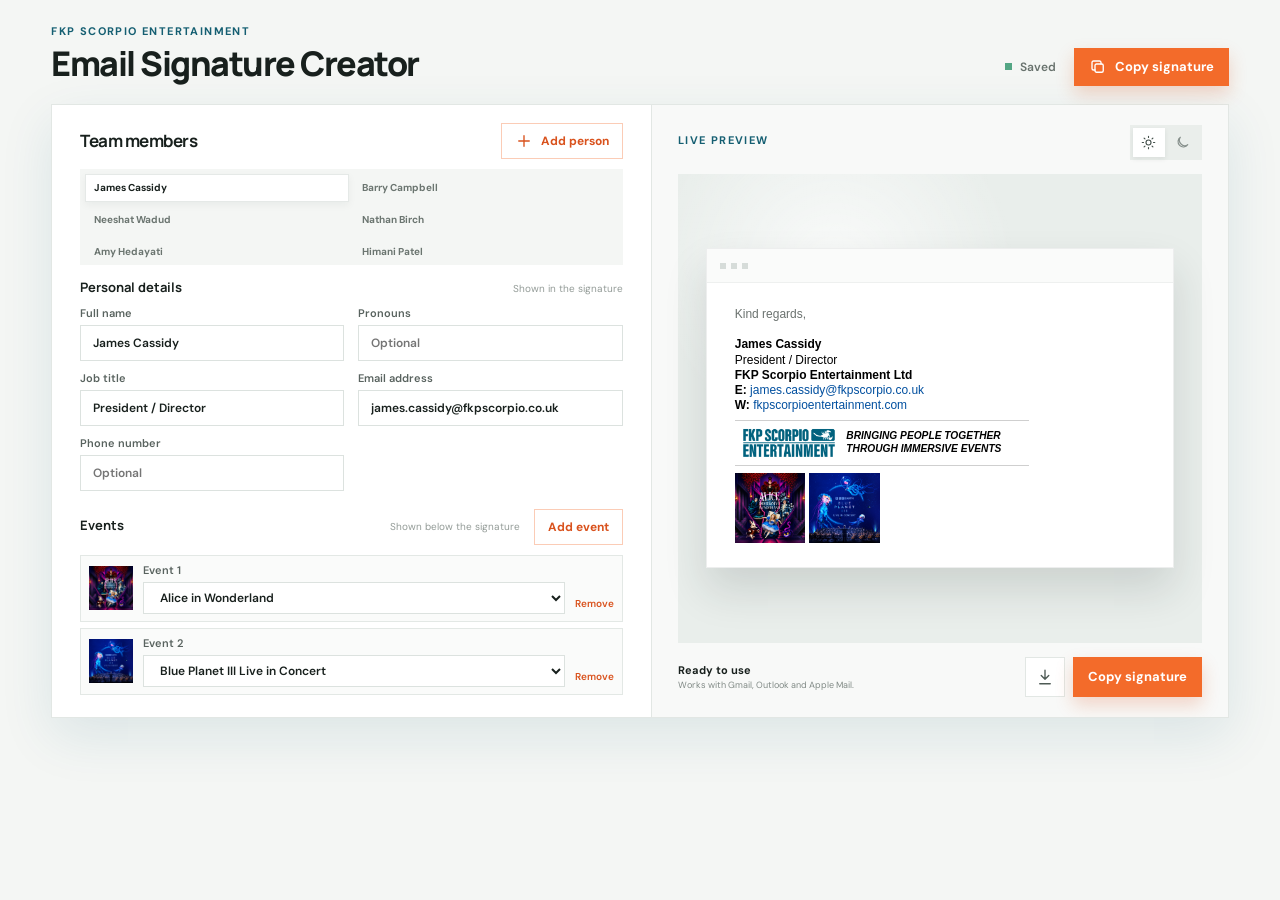
<file: index.html>
<!doctype html>
<html lang="en">
  <head>
    <meta charset="UTF-8" />
    <meta name="viewport" content="width=device-width, initial-scale=1.0" />
    <meta
      name="description"
      content="A simple company email signature manager with live previews and email-safe HTML."
    />
    <title>FKP Scorpio Entertainment — Email Signature Creator</title>
    <link rel="preconnect" href="https://fonts.googleapis.com" />
    <link rel="preconnect" href="https://fonts.gstatic.com" crossorigin />
    <link
      href="https://fonts.googleapis.com/css2?family=DM+Sans:wght@400;500;600;700&family=Manrope:wght@500;600;700;800&display=swap"
      rel="stylesheet"
    />
    <link rel="icon" type="image/png" href="favicon_graeme.png" />
    <link rel="stylesheet" href="styles.css" />
  </head>
  <body>
    <div class="app-shell">
      <main class="main-content">
        <section class="page-heading">
          <div>
            <p class="eyebrow">FKP Scorpio Entertainment</p>
            <h1>Email Signature Creator</h1>
          </div>
          <div class="heading-actions">
            <span class="saved-state" id="savedState">
              <span class="saved-dot"></span>
              Saved
            </span>
            <button class="button button-primary" id="copySignatureTop" type="button">
              <svg viewBox="0 0 24 24" aria-hidden="true">
                <rect x="8" y="8" width="11" height="11" rx="2"></rect>
                <path d="M16 8V6a2 2 0 0 0-2-2H6a2 2 0 0 0-2 2v8a2 2 0 0 0 2 2h2"></path>
              </svg>
              Copy signature
            </button>
          </div>
        </section>

        <div class="workspace">
          <section class="editor-panel">
            <span class="count-badge is-hidden" id="peopleCount">3</span>

            <div class="tab-content is-active" id="people-panel">
              <div class="panel-intro">
                <div>
                  <h2>Team members</h2>
                </div>
                <button class="button button-secondary button-small" id="addPerson" type="button">
                  <svg viewBox="0 0 24 24" aria-hidden="true"><path d="M12 5v14M5 12h14"></path></svg>
                  Add person
                </button>
              </div>

              <div class="people-strip" id="peopleStrip"></div>

              <form class="details-form" id="detailsForm">
                <div class="form-section-heading">
                  <h3>Personal details</h3>
                  <span>Shown in the signature</span>
                </div>

                <div class="form-grid">
                  <label class="field">
                    <span>Full name</span>
                    <input id="fullName" name="fullName" type="text" autocomplete="name" />
                  </label>
                  <label class="field">
                    <span>Pronouns</span>
                    <input id="pronouns" name="pronouns" type="text" placeholder="Optional" />
                  </label>
                  <label class="field">
                    <span>Job title</span>
                    <input id="jobTitle" name="jobTitle" type="text" autocomplete="organization-title" />
                  </label>
                  <label class="field">
                    <span>Email address</span>
                    <input id="email" name="email" type="email" autocomplete="email" />
                  </label>
                  <label class="field">
                    <span>Phone number</span>
                    <input id="phone" name="phone" type="tel" autocomplete="tel" placeholder="Optional" />
                  </label>
                </div>

                <div class="form-section-heading form-section-spaced">
                  <h3>Events</h3>
                  <span class="image-heading-actions">
                    <span>Shown below the signature</span>
                    <button class="button button-secondary button-small add-slot-button" id="addImageSlot" type="button">Add event</button>
                  </span>
                </div>
                <div class="image-slot-grid" id="imageSlots"></div>
              </form>
            </div>
          </section>

          <aside class="preview-panel">
            <div class="preview-heading">
              <p class="eyebrow">Live preview</p>
              <div class="view-toggle" aria-label="Preview background">
                <button class="is-active" data-preview-theme="light" type="button" aria-label="Light background">
                  <svg viewBox="0 0 24 24" aria-hidden="true"><circle cx="12" cy="12" r="4"></circle><path d="M12 2v2M12 20v2M4.93 4.93l1.42 1.42M17.66 17.66l1.41 1.41M2 12h2M20 12h2M4.93 19.07l1.42-1.42M17.66 6.34l1.41-1.41"></path></svg>
                </button>
                <button data-preview-theme="dark" type="button" aria-label="Dark background">
                  <svg viewBox="0 0 24 24" aria-hidden="true"><path d="M20.4 15.4A8.5 8.5 0 0 1 8.6 3.6 8.5 8.5 0 1 0 20.4 15.4Z"></path></svg>
                </button>
              </div>
            </div>

            <div class="email-stage" id="emailStage">
              <div class="email-card">
                <div class="email-chrome">
                  <span></span><span></span><span></span>
                </div>
                <div class="email-body">
                  <p>Kind regards,</p>
                  <div id="signaturePreview"></div>
                </div>
              </div>
            </div>

            <div class="preview-footer">
              <div>
                <strong>Ready to use</strong>
                <span>Works with Gmail, Outlook and Apple Mail.</span>
              </div>
              <div class="preview-actions">
                <button class="icon-button" id="downloadHtml" type="button" aria-label="Download HTML">
                  <svg viewBox="0 0 24 24" aria-hidden="true">
                    <path d="M12 3v12M7 10l5 5 5-5"></path>
                    <path d="M5 21h14"></path>
                  </svg>
                </button>
                <button class="button button-primary" id="copySignature" type="button">Copy signature</button>
              </div>
            </div>
          </aside>
        </div>
      </main>
    </div>

    <div class="toast" id="toast" role="status" aria-live="polite">
      <svg viewBox="0 0 24 24" aria-hidden="true"><path d="m5 12 4 4L19 6"></path></svg>
      <span>Signature copied</span>
    </div>

    <script src="app.js?v=20260620"></script>
  </body>
</html>
</file>
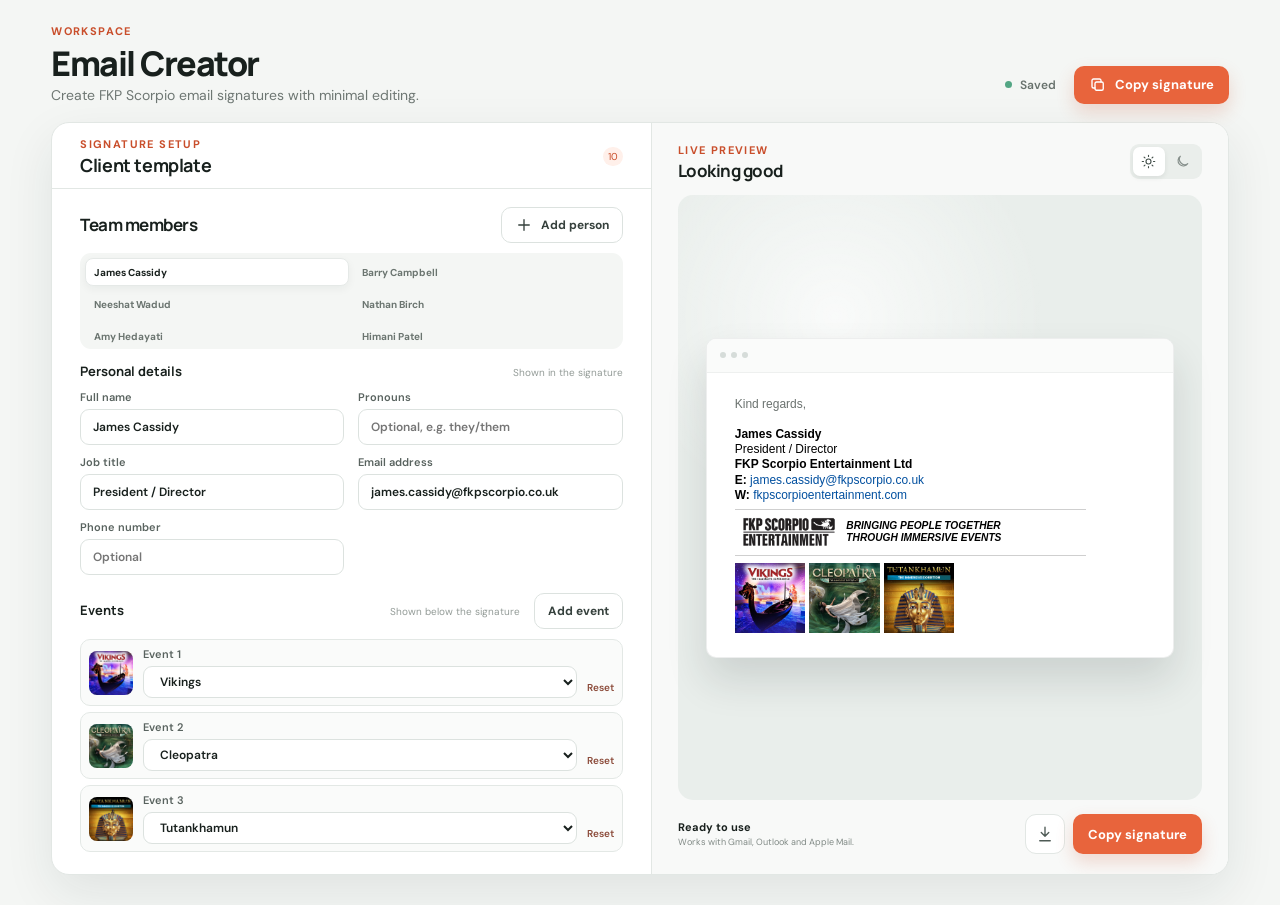
<file: app/index.html>
<!doctype html>
<html lang="en">
  <head>
    <meta charset="UTF-8" />
    <meta name="viewport" content="width=device-width, initial-scale=1.0" />
    <meta
      name="description"
      content="A simple company email signature manager with live previews and email-safe HTML."
    />
    <title>Email Creator V2</title>
    <link rel="preconnect" href="https://fonts.googleapis.com" />
    <link rel="preconnect" href="https://fonts.gstatic.com" crossorigin />
    <link
      href="https://fonts.googleapis.com/css2?family=DM+Sans:wght@400;500;600;700&family=Manrope:wght@500;600;700;800&display=swap"
      rel="stylesheet"
    />
    <link rel="stylesheet" href="styles.css" />
  </head>
  <body>
    <div class="app-shell">
      <main class="main-content">
        <section class="page-heading">
          <div>
            <p class="eyebrow">Workspace</p>
            <h1>Email Creator</h1>
            <p>Create FKP Scorpio email signatures with minimal editing.</p>
          </div>
          <div class="heading-actions">
            <span class="saved-state" id="savedState">
              <span class="saved-dot"></span>
              Saved
            </span>
            <button class="button button-primary" id="copySignatureTop" type="button">
              <svg viewBox="0 0 24 24" aria-hidden="true">
                <rect x="8" y="8" width="11" height="11" rx="2"></rect>
                <path d="M16 8V6a2 2 0 0 0-2-2H6a2 2 0 0 0-2 2v8a2 2 0 0 0 2 2h2"></path>
              </svg>
              Copy signature
            </button>
          </div>
        </section>

        <div class="workspace">
          <section class="editor-panel">
            <div class="editor-header">
              <div>
                <p class="eyebrow">Signature setup</p>
                <h2>Client template</h2>
              </div>
              <span class="count-badge" id="peopleCount">3</span>
            </div>

            <div class="tab-content is-active" id="people-panel">
              <div class="panel-intro">
                <div>
                  <h2>Team members</h2>
                </div>
                <button class="button button-secondary button-small" id="addPerson" type="button">
                  <svg viewBox="0 0 24 24" aria-hidden="true"><path d="M12 5v14M5 12h14"></path></svg>
                  Add person
                </button>
              </div>

              <div class="people-strip" id="peopleStrip"></div>

              <form class="details-form" id="detailsForm">
                <div class="form-section-heading">
                  <h3>Personal details</h3>
                  <span>Shown in the signature</span>
                </div>

                <div class="form-grid">
                  <label class="field">
                    <span>Full name</span>
                    <input id="fullName" name="fullName" type="text" autocomplete="name" />
                  </label>
                  <label class="field">
                    <span>Pronouns</span>
                    <input id="pronouns" name="pronouns" type="text" placeholder="Optional, e.g. they/them" />
                  </label>
                  <label class="field">
                    <span>Job title</span>
                    <input id="jobTitle" name="jobTitle" type="text" autocomplete="organization-title" />
                  </label>
                  <label class="field">
                    <span>Email address</span>
                    <input id="email" name="email" type="email" autocomplete="email" />
                  </label>
                  <label class="field">
                    <span>Phone number</span>
                    <input id="phone" name="phone" type="tel" autocomplete="tel" placeholder="Optional" />
                  </label>
                </div>

                <div class="form-section-heading form-section-spaced">
                  <h3>Events</h3>
                  <span class="image-heading-actions">
                    <span>Shown below the signature</span>
                    <button class="button button-secondary button-small add-slot-button" id="addImageSlot" type="button">Add event</button>
                  </span>
                </div>
                <div class="image-slot-grid" id="imageSlots"></div>
              </form>
            </div>
          </section>

          <aside class="preview-panel">
            <div class="preview-heading">
              <div>
                <p class="eyebrow">Live preview</p>
                <h2>Looking good</h2>
              </div>
              <div class="view-toggle" aria-label="Preview background">
                <button class="is-active" data-preview-theme="light" type="button" aria-label="Light background">
                  <svg viewBox="0 0 24 24" aria-hidden="true"><circle cx="12" cy="12" r="4"></circle><path d="M12 2v2M12 20v2M4.93 4.93l1.42 1.42M17.66 17.66l1.41 1.41M2 12h2M20 12h2M4.93 19.07l1.42-1.42M17.66 6.34l1.41-1.41"></path></svg>
                </button>
                <button data-preview-theme="dark" type="button" aria-label="Dark background">
                  <svg viewBox="0 0 24 24" aria-hidden="true"><path d="M20.4 15.4A8.5 8.5 0 0 1 8.6 3.6 8.5 8.5 0 1 0 20.4 15.4Z"></path></svg>
                </button>
              </div>
            </div>

            <div class="email-stage" id="emailStage">
              <div class="email-card">
                <div class="email-chrome">
                  <span></span><span></span><span></span>
                </div>
                <div class="email-body">
                  <p>Kind regards,</p>
                  <div id="signaturePreview"></div>
                </div>
              </div>
            </div>

            <div class="preview-footer">
              <div>
                <strong>Ready to use</strong>
                <span>Works with Gmail, Outlook and Apple Mail.</span>
              </div>
              <div class="preview-actions">
                <button class="icon-button" id="downloadHtml" type="button" aria-label="Download HTML">
                  <svg viewBox="0 0 24 24" aria-hidden="true">
                    <path d="M12 3v12M7 10l5 5 5-5"></path>
                    <path d="M5 21h14"></path>
                  </svg>
                </button>
                <button class="button button-primary" id="copySignature" type="button">Copy signature</button>
              </div>
            </div>
          </aside>
        </div>
      </main>
    </div>

    <div class="toast" id="toast" role="status" aria-live="polite">
      <svg viewBox="0 0 24 24" aria-hidden="true"><path d="m5 12 4 4L19 6"></path></svg>
      <span>Signature copied</span>
    </div>

    <script src="app.js"></script>
  </body>
</html>
</file>
<file: styles.css>
:root {
  --ink: #18201d;
  --muted: #6e7773;
  --line: #e2e7e4;
  --soft-line: #edf0ee;
  --paper: #ffffff;
  --canvas: #f4f6f4;
  --accent: #23758b;
  --accent-dark: #155f72;
  --accent-soft: #e8f3f6;
  --button: #f36b2a;
  --button-dark: #d9521d;
  --button-soft: #fff0e8;
  --green: #23758b;
  --shadow: 0 18px 50px rgba(21, 95, 114, 0.11);
}

* {
  box-sizing: border-box;
}

body {
  margin: 0;
  min-width: 320px;
  min-height: 100vh;
  color: var(--ink);
  background: var(--canvas);
  font-family: "DM Sans", sans-serif;
  -webkit-font-smoothing: antialiased;
}

button,
input,
select {
  font: inherit;
}

button,
.upload-button {
  -webkit-tap-highlight-color: transparent;
}

button:focus-visible,
input:focus-visible,
select:focus-visible,
.upload-button:focus-within {
  outline: 3px solid rgba(35, 117, 139, 0.22);
  outline-offset: 2px;
}

.app-shell {
  min-height: 100vh;
}

.heading-actions,
.preview-actions {
  display: flex;
  align-items: center;
}

.icon-button {
  width: 40px;
  height: 40px;
  display: inline-grid;
  place-items: center;
  color: #4e5a55;
  background: #fff;
  border: 1px solid var(--line);
  border-radius: 11px;
  cursor: pointer;
  transition: 160ms ease;
}

.icon-button:hover {
  color: var(--ink);
  border-color: #cbd3cf;
  transform: translateY(-1px);
}

.icon-button svg,
.button svg,
.view-toggle svg,
.toast svg {
  width: 18px;
  height: 18px;
  fill: none;
  stroke: currentColor;
  stroke-linecap: round;
  stroke-linejoin: round;
  stroke-width: 1.8;
}

.main-content {
  width: min(1440px, 100%);
  margin: 0 auto;
  padding: 24px clamp(24px, 4vw, 64px) 30px;
}

.page-heading {
  display: flex;
  align-items: flex-end;
  justify-content: space-between;
  gap: 24px;
  margin-bottom: 18px;
}

.eyebrow {
  margin: 0 0 7px;
  color: var(--accent-dark);
  font-size: 11px;
  font-weight: 700;
  letter-spacing: 1.4px;
  text-transform: uppercase;
}

h1,
h2,
h3,
p {
  margin-top: 0;
}

h1 {
  margin-bottom: 4px;
  font: 800 clamp(27px, 3vw, 34px)/1.08 "Manrope", sans-serif;
  letter-spacing: -1.5px;
}

.page-heading > div > p:last-child {
  margin: 0;
  color: var(--muted);
  font-size: 14px;
}

.heading-actions {
  gap: 18px;
}

.saved-state {
  display: inline-flex;
  align-items: center;
  gap: 8px;
  color: #68726d;
  font-size: 12px;
  font-weight: 600;
}

.saved-dot {
  width: 7px;
  height: 7px;
  background: #53a684;
  border-radius: 50%;
}

.button {
  min-height: 38px;
  padding: 0 15px;
  display: inline-flex;
  align-items: center;
  justify-content: center;
  gap: 8px;
  border: 0;
  border-radius: 10px;
  font-size: 13px;
  font-weight: 700;
  cursor: pointer;
  transition: 160ms ease;
}

.button:hover {
  transform: translateY(-1px);
}

.button-primary {
  color: #fff;
  background: var(--button);
  box-shadow: 0 8px 18px rgba(217, 82, 29, 0.22);
}

.button-primary:hover {
  background: var(--button-dark);
}

.button-secondary {
  color: var(--button-dark);
  background: #fff;
  border: 1px solid rgba(243, 107, 42, 0.34);
}

.button-secondary:hover {
  border-color: var(--button);
  background: var(--button-soft);
}

.button-small {
  min-height: 36px;
  padding: 0 13px;
  font-size: 12px;
}

.workspace {
  min-height: 0;
  display: grid;
  grid-template-columns: minmax(540px, 1.02fr) minmax(470px, 0.98fr);
  background: var(--paper);
  border: 1px solid var(--line);
  border-radius: 18px;
  box-shadow: var(--shadow);
  overflow: hidden;
}

.editor-panel {
  min-width: 0;
  border-right: 1px solid var(--line);
}

.editor-header {
  min-height: 54px;
  padding: 14px 28px 12px;
  display: flex;
  align-items: center;
  justify-content: space-between;
  gap: 18px;
  border-bottom: 1px solid var(--line);
}

.editor-header .eyebrow {
  margin-bottom: 4px;
}

.editor-header h2 {
  margin: 0;
  font: 700 18px/1.2 "Manrope", sans-serif;
  letter-spacing: -0.4px;
}

.tabs {
  height: 68px;
  padding: 0 32px;
  display: flex;
  align-items: flex-end;
  gap: 30px;
  border-bottom: 1px solid var(--line);
}

.tab {
  height: 68px;
  padding: 3px 0 0;
  position: relative;
  display: inline-flex;
  align-items: center;
  gap: 7px;
  color: #7b8580;
  background: none;
  border: 0;
  font-size: 13px;
  font-weight: 700;
  cursor: pointer;
}

.tab::after {
  content: "";
  height: 2px;
  position: absolute;
  right: 0;
  bottom: -1px;
  left: 0;
  background: transparent;
  border-radius: 2px 2px 0 0;
}

.tab.is-active {
  color: var(--ink);
}

.tab.is-active::after {
  background: var(--accent);
}

.count-badge {
  min-width: 19px;
  height: 19px;
  padding: 0 5px;
  display: inline-grid;
  place-items: center;
  color: var(--accent-dark);
  background: var(--accent-soft);
  border-radius: 20px;
  font-size: 10px;
}

.is-hidden {
  display: none !important;
}

.tab-content {
  display: none;
  padding: 18px 28px 22px;
}

.tab-content.is-active {
  display: block;
  animation: panelIn 180ms ease;
}

@keyframes panelIn {
  from {
    opacity: 0;
    transform: translateY(4px);
  }
}

.panel-intro {
  display: flex;
  align-items: center;
  justify-content: space-between;
  gap: 20px;
  margin-bottom: 10px;
}

.panel-intro h2,
.preview-heading h2 {
  margin-bottom: 0;
  font: 700 17px/1.2 "Manrope", sans-serif;
  letter-spacing: -0.5px;
}

.panel-intro p {
  margin: 0;
  color: var(--muted);
  font-size: 12px;
}

.people-strip {
  margin-bottom: 14px;
  padding: 5px;
  display: grid;
  grid-template-columns: repeat(2, minmax(0, 1fr));
  gap: 4px;
  background: #f4f6f4;
  border-radius: 11px;
  max-height: 96px;
  overflow-y: auto;
}

.person-card {
  min-width: 0;
  min-height: 28px;
  padding: 5px 8px;
  display: flex;
  align-items: center;
  color: #6b7570;
  background: transparent;
  border: 1px solid transparent;
  border-radius: 8px;
  text-align: left;
  font-size: 10px;
  font-weight: 700;
  cursor: pointer;
}

.person-card:hover {
  background: rgba(255, 255, 255, 0.6);
}

.person-card.is-active {
  color: var(--ink);
  background: #fff;
  border-color: #e5e9e7;
  box-shadow: 0 3px 8px rgba(28, 45, 38, 0.05);
}

.person-card span {
  overflow: hidden;
  text-overflow: ellipsis;
  white-space: nowrap;
}

.form-section-heading {
  margin-bottom: 10px;
  display: flex;
  align-items: baseline;
  justify-content: space-between;
}

.form-section-heading h3 {
  margin: 0;
  font: 700 13px/1.3 "Manrope", sans-serif;
}

.form-section-heading span {
  color: #939b97;
  font-size: 10px;
}

.image-heading-actions {
  display: inline-flex;
  align-items: center;
  gap: 14px;
}

.form-section-spaced {
  margin-top: 18px;
}

.form-grid {
  display: grid;
  grid-template-columns: repeat(2, minmax(0, 1fr));
  gap: 10px 14px;
}

.form-grid-single {
  grid-template-columns: 1fr;
}

.field {
  min-width: 0;
  display: grid;
  gap: 5px;
  color: #59635f;
  font-size: 11px;
  font-weight: 600;
}

.field input,
.field select {
  width: 100%;
  height: 36px;
  padding: 0 12px;
  color: var(--ink);
  background: #fff;
  border: 1px solid #dce2df;
  border-radius: 9px;
  font-size: 12px;
  outline: none;
  transition: 150ms ease;
}

.field input:hover,
.field select:hover {
  border-color: #cbd4cf;
}

.field input:focus,
.field select:focus {
  border-color: var(--accent);
  box-shadow: 0 0 0 3px rgba(35, 117, 139, 0.12);
}

.color-input-wrap {
  display: grid;
  grid-template-columns: 43px 1fr;
  gap: 8px;
}

.color-input-wrap input[type="color"] {
  padding: 5px;
  cursor: pointer;
}

.photo-control {
  padding: 14px;
  display: flex;
  align-items: center;
  gap: 15px;
  background: #fafbfa;
  border: 1px dashed #d8dfdb;
  border-radius: 12px;
}

.image-slot-grid {
  display: grid;
  grid-template-columns: 1fr;
  gap: 6px;
}

.image-slot {
  min-width: 0;
  padding: 7px 8px;
  display: grid;
  grid-template-columns: 44px minmax(0, 1fr);
  align-items: center;
  gap: 10px;
  background: #fafbfa;
  border: 1px solid #e3e8e5;
  border-radius: 10px;
}

.image-slot-preview {
  width: 44px;
  aspect-ratio: 1;
  display: grid;
  place-items: center;
  overflow: hidden;
  color: #fff;
  background: var(--slot-color, #26634f);
  border-radius: 8px;
  text-align: center;
  font: 800 8px/1.1 "Manrope", sans-serif;
  text-transform: uppercase;
}

.image-slot-preview img {
  width: 100%;
  height: 100%;
  display: block;
  object-fit: cover;
}

.event-slot-main {
  min-width: 0;
  display: grid;
  grid-template-columns: minmax(0, 1fr) auto;
  align-items: end;
  gap: 10px;
}

.image-slot .photo-actions {
  margin-top: 0;
  justify-content: flex-end;
}

.image-slot .field {
  gap: 5px;
}

.image-slot .field input,
.image-slot .field select {
  height: 32px;
}

.photo-preview {
  width: 58px;
  height: 58px;
  flex: 0 0 58px;
  display: grid;
  place-items: center;
  color: #fff;
  background: var(--green);
  border-radius: 50%;
  overflow: hidden;
  font-size: 15px;
  font-weight: 700;
}

.photo-preview img {
  width: 100%;
  height: 100%;
  object-fit: cover;
}

.photo-copy {
  min-width: 0;
  display: grid;
  gap: 3px;
}

.photo-copy > strong {
  font-size: 11px;
}

.photo-copy > span {
  color: #8a938f;
  font-size: 9px;
}

.photo-actions {
  margin-top: 7px;
  display: flex;
  align-items: center;
  gap: 13px;
}

.upload-button input {
  width: 1px;
  height: 1px;
  position: absolute;
  opacity: 0;
}

.text-button {
  padding: 4px 0;
  color: var(--button-dark);
  background: transparent;
  border: 0;
  font-size: 10px;
  font-weight: 600;
  cursor: pointer;
}

.logo-preview {
  min-width: 145px;
  height: 58px;
  padding: 0 13px;
  display: flex;
  align-items: center;
  gap: 8px;
  background: #fff;
  border: 1px solid var(--soft-line);
  border-radius: 8px;
  overflow: hidden;
  font: 700 13px "Manrope", sans-serif;
}

.logo-preview strong {
  font: 900 12px/1 "Manrope", sans-serif;
  letter-spacing: -0.5px;
}

.logo-preview > img {
  max-width: 115px;
  max-height: 42px;
  object-fit: contain;
}

.preview-panel {
  min-width: 0;
  padding: 20px 26px 20px;
  display: flex;
  flex-direction: column;
  background: #f8f9f8;
}

.preview-heading {
  min-height: 34px;
  display: flex;
  align-items: center;
  justify-content: space-between;
}

.preview-heading .eyebrow {
  margin-bottom: 4px;
}

.view-toggle {
  padding: 3px;
  display: flex;
  gap: 2px;
  background: #eaeeeb;
  border-radius: 9px;
}

.view-toggle button {
  width: 32px;
  height: 29px;
  display: grid;
  place-items: center;
  color: #87908c;
  background: transparent;
  border: 0;
  border-radius: 7px;
  cursor: pointer;
}

.view-toggle button.is-active {
  color: #44504b;
  background: #fff;
  box-shadow: 0 2px 5px rgba(27, 43, 36, 0.08);
}

.view-toggle svg {
  width: 15px;
  height: 15px;
}

.email-stage {
  min-height: 350px;
  margin: 14px 0;
  padding: clamp(16px, 3vw, 28px);
  flex: 1;
  display: flex;
  align-items: center;
  justify-content: center;
  background:
    radial-gradient(circle at 30% 20%, rgba(255, 255, 255, 0.75), transparent 34%),
    #e9eeeb;
  border-radius: 15px;
  transition: 180ms ease;
}

.email-stage.is-dark {
  background:
    radial-gradient(circle at 30% 20%, rgba(255, 255, 255, 0.07), transparent 34%),
    #2c3531;
}

.email-card {
  width: 100%;
  max-width: 520px;
  min-height: 245px;
  background: #fff;
  border: 1px solid rgba(33, 48, 42, 0.08);
  border-radius: 10px;
  box-shadow: 0 22px 40px rgba(31, 45, 39, 0.14);
  overflow: hidden;
}

.email-chrome {
  height: 34px;
  padding: 0 13px;
  display: flex;
  align-items: center;
  gap: 5px;
  background: #fafbfa;
  border-bottom: 1px solid #eef0ef;
}

.email-chrome span {
  width: 6px;
  height: 6px;
  background: #d6dcd9;
  border-radius: 50%;
}

.email-body {
  padding: 24px 28px;
  overflow-x: auto;
}

.email-body > p {
  margin: 0 0 16px;
  color: #6b726f;
  font-family: Arial, sans-serif;
  font-size: 12px;
}

#signaturePreview {
  zoom: 0.9;
}

.preview-footer {
  display: flex;
  align-items: center;
  justify-content: space-between;
  gap: 20px;
}

.preview-footer > div:first-child {
  display: grid;
  gap: 2px;
}

.preview-footer strong {
  font-size: 11px;
}

.preview-footer span {
  color: #818a86;
  font-size: 9px;
}

.preview-actions {
  gap: 8px;
}

.preview-actions .button {
  min-height: 40px;
}

.toast {
  min-width: 190px;
  padding: 13px 18px;
  position: fixed;
  right: 24px;
  bottom: 24px;
  z-index: 10;
  display: flex;
  align-items: center;
  gap: 10px;
  color: #fff;
  background: #1e2b26;
  border-radius: 11px;
  box-shadow: 0 14px 28px rgba(20, 32, 27, 0.22);
  font-size: 12px;
  font-weight: 600;
  opacity: 0;
  pointer-events: none;
  transform: translateY(12px);
  transition: 180ms ease;
}

.toast.is-visible {
  opacity: 1;
  transform: translateY(0);
}

.toast svg {
  width: 17px;
  color: #7ee0b8;
}

.icon-button,
.button,
.workspace,
.tab::after,
.count-badge,
.people-strip,
.person-card,
.field input,
.field select,
.photo-control,
.image-slot,
.image-slot-preview,
.photo-preview,
.logo-preview,
.view-toggle,
.view-toggle button,
.email-stage,
.email-card,
.toast {
  border-radius: 0;
}

@media (max-width: 1120px) {
  .workspace {
    grid-template-columns: 1fr;
  }

  .editor-panel {
    border-right: 0;
    border-bottom: 1px solid var(--line);
  }

  .preview-panel {
    min-height: 660px;
  }
}

@media (min-width: 1121px) and (max-height: 820px) {
  .main-content {
    padding-top: 18px;
    padding-bottom: 22px;
  }

  .page-heading {
    margin-bottom: 14px;
  }

  .page-heading > div > p:last-child,
  .preview-footer > div:first-child span {
    display: none;
  }

  .email-stage {
    min-height: 310px;
  }

  .people-strip {
    max-height: 84px;
  }

  .form-section-spaced {
    margin-top: 14px;
  }
}

@media (max-width: 700px) {
  .main-content {
    padding: 30px 14px 36px;
  }

  .page-heading {
    align-items: flex-start;
  }

  .heading-actions .saved-state {
    display: none;
  }

  .heading-actions .button {
    width: 42px;
    padding: 0;
    font-size: 0;
  }

  .workspace {
    border-radius: 14px;
  }

  .tabs,
  .editor-header {
    padding: 0 20px;
    gap: 24px;
  }

  .editor-header {
    min-height: 76px;
    padding-top: 18px;
    padding-bottom: 16px;
  }

  .tab-content,
  .preview-panel {
    padding-right: 20px;
    padding-left: 20px;
  }

  .panel-intro {
    align-items: center;
  }

  .people-strip {
    grid-template-columns: 1fr;
  }

  .form-grid {
    grid-template-columns: 1fr;
  }

  .image-slot-grid {
    grid-template-columns: 1fr;
  }

  .preview-panel {
    min-height: 600px;
  }

  .email-stage {
    min-height: 400px;
    padding: 16px;
  }

  .email-body {
    padding: 28px 20px;
    overflow-x: auto;
  }

  .preview-footer {
    align-items: flex-end;
  }

  .preview-footer > div:first-child span {
    display: none;
  }
}

@media (max-width: 440px) {
  .page-heading > div > p:last-child,
  .preview-footer > div:first-child {
    display: none;
  }

  h1 {
    font-size: 29px;
  }

  .panel-intro .button {
    width: 36px;
    padding: 0;
    font-size: 0;
  }

  .email-body {
    padding-right: 14px;
    padding-left: 14px;
    overflow: hidden;
  }

  #signaturePreview {
    width: 250%;
    margin-bottom: -34px;
    zoom: 1;
    transform: scale(0.4);
    transform-origin: top left;
  }

  .preview-footer {
    justify-content: flex-end;
  }
}

.icon-button,
.button,
.workspace,
.tab::after,
.count-badge,
.people-strip,
.person-card,
.field input,
.field select,
.photo-control,
.image-slot,
.image-slot-preview,
.photo-preview,
.logo-preview,
.view-toggle,
.view-toggle button,
.email-stage,
.email-card,
.toast,
.saved-dot,
.email-chrome span {
  border-radius: 0;
}
</file>
<file: app/styles.css>
:root {
  --ink: #18201d;
  --muted: #6e7773;
  --line: #e2e7e4;
  --soft-line: #edf0ee;
  --paper: #ffffff;
  --canvas: #f4f6f4;
  --accent: #e8643c;
  --accent-dark: #c94e2b;
  --accent-soft: #fff0ea;
  --green: #26634f;
  --shadow: 0 18px 50px rgba(26, 48, 39, 0.09);
}

* {
  box-sizing: border-box;
}

body {
  margin: 0;
  min-width: 320px;
  min-height: 100vh;
  color: var(--ink);
  background: var(--canvas);
  font-family: "DM Sans", sans-serif;
  -webkit-font-smoothing: antialiased;
}

button,
input,
select {
  font: inherit;
}

button,
.upload-button {
  -webkit-tap-highlight-color: transparent;
}

button:focus-visible,
input:focus-visible,
select:focus-visible,
.upload-button:focus-within {
  outline: 3px solid rgba(232, 100, 60, 0.2);
  outline-offset: 2px;
}

.app-shell {
  min-height: 100vh;
}

.heading-actions,
.preview-actions {
  display: flex;
  align-items: center;
}

.icon-button {
  width: 40px;
  height: 40px;
  display: inline-grid;
  place-items: center;
  color: #4e5a55;
  background: #fff;
  border: 1px solid var(--line);
  border-radius: 11px;
  cursor: pointer;
  transition: 160ms ease;
}

.icon-button:hover {
  color: var(--ink);
  border-color: #cbd3cf;
  transform: translateY(-1px);
}

.icon-button svg,
.button svg,
.view-toggle svg,
.toast svg {
  width: 18px;
  height: 18px;
  fill: none;
  stroke: currentColor;
  stroke-linecap: round;
  stroke-linejoin: round;
  stroke-width: 1.8;
}

.main-content {
  width: min(1440px, 100%);
  margin: 0 auto;
  padding: 24px clamp(24px, 4vw, 64px) 30px;
}

.page-heading {
  display: flex;
  align-items: flex-end;
  justify-content: space-between;
  gap: 24px;
  margin-bottom: 18px;
}

.eyebrow {
  margin: 0 0 7px;
  color: var(--accent-dark);
  font-size: 11px;
  font-weight: 700;
  letter-spacing: 1.4px;
  text-transform: uppercase;
}

h1,
h2,
h3,
p {
  margin-top: 0;
}

h1 {
  margin-bottom: 4px;
  font: 800 clamp(27px, 3vw, 34px)/1.08 "Manrope", sans-serif;
  letter-spacing: -1.5px;
}

.page-heading > div > p:last-child {
  margin: 0;
  color: var(--muted);
  font-size: 14px;
}

.heading-actions {
  gap: 18px;
}

.saved-state {
  display: inline-flex;
  align-items: center;
  gap: 8px;
  color: #68726d;
  font-size: 12px;
  font-weight: 600;
}

.saved-dot {
  width: 7px;
  height: 7px;
  background: #53a684;
  border-radius: 50%;
}

.button {
  min-height: 38px;
  padding: 0 15px;
  display: inline-flex;
  align-items: center;
  justify-content: center;
  gap: 8px;
  border: 0;
  border-radius: 10px;
  font-size: 13px;
  font-weight: 700;
  cursor: pointer;
  transition: 160ms ease;
}

.button:hover {
  transform: translateY(-1px);
}

.button-primary {
  color: #fff;
  background: var(--accent);
  box-shadow: 0 8px 18px rgba(207, 78, 43, 0.2);
}

.button-primary:hover {
  background: var(--accent-dark);
}

.button-secondary {
  color: #36413d;
  background: #fff;
  border: 1px solid #dce2df;
}

.button-secondary:hover {
  border-color: #c7d0cb;
}

.button-small {
  min-height: 36px;
  padding: 0 13px;
  font-size: 12px;
}

.workspace {
  min-height: 0;
  display: grid;
  grid-template-columns: minmax(540px, 1.02fr) minmax(470px, 0.98fr);
  background: var(--paper);
  border: 1px solid var(--line);
  border-radius: 18px;
  box-shadow: var(--shadow);
  overflow: hidden;
}

.editor-panel {
  min-width: 0;
  border-right: 1px solid var(--line);
}

.editor-header {
  min-height: 54px;
  padding: 14px 28px 12px;
  display: flex;
  align-items: center;
  justify-content: space-between;
  gap: 18px;
  border-bottom: 1px solid var(--line);
}

.editor-header .eyebrow {
  margin-bottom: 4px;
}

.editor-header h2 {
  margin: 0;
  font: 700 18px/1.2 "Manrope", sans-serif;
  letter-spacing: -0.4px;
}

.tabs {
  height: 68px;
  padding: 0 32px;
  display: flex;
  align-items: flex-end;
  gap: 30px;
  border-bottom: 1px solid var(--line);
}

.tab {
  height: 68px;
  padding: 3px 0 0;
  position: relative;
  display: inline-flex;
  align-items: center;
  gap: 7px;
  color: #7b8580;
  background: none;
  border: 0;
  font-size: 13px;
  font-weight: 700;
  cursor: pointer;
}

.tab::after {
  content: "";
  height: 2px;
  position: absolute;
  right: 0;
  bottom: -1px;
  left: 0;
  background: transparent;
  border-radius: 2px 2px 0 0;
}

.tab.is-active {
  color: var(--ink);
}

.tab.is-active::after {
  background: var(--accent);
}

.count-badge {
  min-width: 19px;
  height: 19px;
  padding: 0 5px;
  display: inline-grid;
  place-items: center;
  color: var(--accent-dark);
  background: var(--accent-soft);
  border-radius: 20px;
  font-size: 10px;
}

.tab-content {
  display: none;
  padding: 18px 28px 22px;
}

.tab-content.is-active {
  display: block;
  animation: panelIn 180ms ease;
}

@keyframes panelIn {
  from {
    opacity: 0;
    transform: translateY(4px);
  }
}

.panel-intro {
  display: flex;
  align-items: center;
  justify-content: space-between;
  gap: 20px;
  margin-bottom: 10px;
}

.panel-intro h2,
.preview-heading h2 {
  margin-bottom: 0;
  font: 700 17px/1.2 "Manrope", sans-serif;
  letter-spacing: -0.5px;
}

.panel-intro p {
  margin: 0;
  color: var(--muted);
  font-size: 12px;
}

.people-strip {
  margin-bottom: 14px;
  padding: 5px;
  display: grid;
  grid-template-columns: repeat(2, minmax(0, 1fr));
  gap: 4px;
  background: #f4f6f4;
  border-radius: 11px;
  max-height: 96px;
  overflow-y: auto;
}

.person-card {
  min-width: 0;
  min-height: 28px;
  padding: 5px 8px;
  display: flex;
  align-items: center;
  color: #6b7570;
  background: transparent;
  border: 1px solid transparent;
  border-radius: 8px;
  text-align: left;
  font-size: 10px;
  font-weight: 700;
  cursor: pointer;
}

.person-card:hover {
  background: rgba(255, 255, 255, 0.6);
}

.person-card.is-active {
  color: var(--ink);
  background: #fff;
  border-color: #e5e9e7;
  box-shadow: 0 3px 8px rgba(28, 45, 38, 0.05);
}

.person-card span {
  overflow: hidden;
  text-overflow: ellipsis;
  white-space: nowrap;
}

.form-section-heading {
  margin-bottom: 10px;
  display: flex;
  align-items: baseline;
  justify-content: space-between;
}

.form-section-heading h3 {
  margin: 0;
  font: 700 13px/1.3 "Manrope", sans-serif;
}

.form-section-heading span {
  color: #939b97;
  font-size: 10px;
}

.image-heading-actions {
  display: inline-flex;
  align-items: center;
  gap: 14px;
}

.form-section-spaced {
  margin-top: 18px;
}

.form-grid {
  display: grid;
  grid-template-columns: repeat(2, minmax(0, 1fr));
  gap: 10px 14px;
}

.form-grid-single {
  grid-template-columns: 1fr;
}

.field {
  min-width: 0;
  display: grid;
  gap: 5px;
  color: #59635f;
  font-size: 11px;
  font-weight: 600;
}

.field input,
.field select {
  width: 100%;
  height: 36px;
  padding: 0 12px;
  color: var(--ink);
  background: #fff;
  border: 1px solid #dce2df;
  border-radius: 9px;
  font-size: 12px;
  outline: none;
  transition: 150ms ease;
}

.field input:hover,
.field select:hover {
  border-color: #cbd4cf;
}

.field input:focus,
.field select:focus {
  border-color: var(--accent);
  box-shadow: 0 0 0 3px rgba(232, 100, 60, 0.1);
}

.color-input-wrap {
  display: grid;
  grid-template-columns: 43px 1fr;
  gap: 8px;
}

.color-input-wrap input[type="color"] {
  padding: 5px;
  cursor: pointer;
}

.photo-control {
  padding: 14px;
  display: flex;
  align-items: center;
  gap: 15px;
  background: #fafbfa;
  border: 1px dashed #d8dfdb;
  border-radius: 12px;
}

.image-slot-grid {
  display: grid;
  grid-template-columns: 1fr;
  gap: 6px;
}

.image-slot {
  min-width: 0;
  padding: 7px 8px;
  display: grid;
  grid-template-columns: 44px minmax(0, 1fr);
  align-items: center;
  gap: 10px;
  background: #fafbfa;
  border: 1px solid #e3e8e5;
  border-radius: 10px;
}

.image-slot-preview {
  width: 44px;
  aspect-ratio: 1;
  display: grid;
  place-items: center;
  overflow: hidden;
  color: #fff;
  background: var(--slot-color, #26634f);
  border-radius: 8px;
  text-align: center;
  font: 800 8px/1.1 "Manrope", sans-serif;
  text-transform: uppercase;
}

.image-slot-preview img {
  width: 100%;
  height: 100%;
  display: block;
  object-fit: cover;
}

.event-slot-main {
  min-width: 0;
  display: grid;
  grid-template-columns: minmax(0, 1fr) auto;
  align-items: end;
  gap: 10px;
}

.image-slot .photo-actions {
  margin-top: 0;
  justify-content: flex-end;
}

.image-slot .field {
  gap: 5px;
}

.image-slot .field input,
.image-slot .field select {
  height: 32px;
}

.photo-preview {
  width: 58px;
  height: 58px;
  flex: 0 0 58px;
  display: grid;
  place-items: center;
  color: #fff;
  background: var(--green);
  border-radius: 50%;
  overflow: hidden;
  font-size: 15px;
  font-weight: 700;
}

.photo-preview img {
  width: 100%;
  height: 100%;
  object-fit: cover;
}

.photo-copy {
  min-width: 0;
  display: grid;
  gap: 3px;
}

.photo-copy > strong {
  font-size: 11px;
}

.photo-copy > span {
  color: #8a938f;
  font-size: 9px;
}

.photo-actions {
  margin-top: 7px;
  display: flex;
  align-items: center;
  gap: 13px;
}

.upload-button input {
  width: 1px;
  height: 1px;
  position: absolute;
  opacity: 0;
}

.text-button {
  padding: 4px 0;
  color: #8b4a39;
  background: transparent;
  border: 0;
  font-size: 10px;
  font-weight: 600;
  cursor: pointer;
}

.logo-preview {
  min-width: 145px;
  height: 58px;
  padding: 0 13px;
  display: flex;
  align-items: center;
  gap: 8px;
  background: #fff;
  border: 1px solid var(--soft-line);
  border-radius: 8px;
  overflow: hidden;
  font: 700 13px "Manrope", sans-serif;
}

.logo-preview strong {
  font: 900 12px/1 "Manrope", sans-serif;
  letter-spacing: -0.5px;
}

.logo-preview > img {
  max-width: 115px;
  max-height: 42px;
  object-fit: contain;
}

.preview-panel {
  min-width: 0;
  padding: 20px 26px 20px;
  display: flex;
  flex-direction: column;
  background: #f8f9f8;
}

.preview-heading {
  display: flex;
  align-items: center;
  justify-content: space-between;
}

.preview-heading .eyebrow {
  margin-bottom: 4px;
}

.view-toggle {
  padding: 3px;
  display: flex;
  gap: 2px;
  background: #eaeeeb;
  border-radius: 9px;
}

.view-toggle button {
  width: 32px;
  height: 29px;
  display: grid;
  place-items: center;
  color: #87908c;
  background: transparent;
  border: 0;
  border-radius: 7px;
  cursor: pointer;
}

.view-toggle button.is-active {
  color: #44504b;
  background: #fff;
  box-shadow: 0 2px 5px rgba(27, 43, 36, 0.08);
}

.view-toggle svg {
  width: 15px;
  height: 15px;
}

.email-stage {
  min-height: 350px;
  margin: 14px 0;
  padding: clamp(16px, 3vw, 28px);
  flex: 1;
  display: flex;
  align-items: center;
  justify-content: center;
  background:
    radial-gradient(circle at 30% 20%, rgba(255, 255, 255, 0.75), transparent 34%),
    #e9eeeb;
  border-radius: 15px;
  transition: 180ms ease;
}

.email-stage.is-dark {
  background:
    radial-gradient(circle at 30% 20%, rgba(255, 255, 255, 0.07), transparent 34%),
    #2c3531;
}

.email-card {
  width: 100%;
  max-width: 520px;
  min-height: 245px;
  background: #fff;
  border: 1px solid rgba(33, 48, 42, 0.08);
  border-radius: 10px;
  box-shadow: 0 22px 40px rgba(31, 45, 39, 0.14);
  overflow: hidden;
}

.email-chrome {
  height: 34px;
  padding: 0 13px;
  display: flex;
  align-items: center;
  gap: 5px;
  background: #fafbfa;
  border-bottom: 1px solid #eef0ef;
}

.email-chrome span {
  width: 6px;
  height: 6px;
  background: #d6dcd9;
  border-radius: 50%;
}

.email-body {
  padding: 24px 28px;
  overflow-x: auto;
}

.email-body > p {
  margin: 0 0 16px;
  color: #6b726f;
  font-family: Arial, sans-serif;
  font-size: 12px;
}

#signaturePreview {
  zoom: 0.9;
}

.preview-footer {
  display: flex;
  align-items: center;
  justify-content: space-between;
  gap: 20px;
}

.preview-footer > div:first-child {
  display: grid;
  gap: 2px;
}

.preview-footer strong {
  font-size: 11px;
}

.preview-footer span {
  color: #818a86;
  font-size: 9px;
}

.preview-actions {
  gap: 8px;
}

.preview-actions .button {
  min-height: 40px;
}

.toast {
  min-width: 190px;
  padding: 13px 18px;
  position: fixed;
  right: 24px;
  bottom: 24px;
  z-index: 10;
  display: flex;
  align-items: center;
  gap: 10px;
  color: #fff;
  background: #1e2b26;
  border-radius: 11px;
  box-shadow: 0 14px 28px rgba(20, 32, 27, 0.22);
  font-size: 12px;
  font-weight: 600;
  opacity: 0;
  pointer-events: none;
  transform: translateY(12px);
  transition: 180ms ease;
}

.toast.is-visible {
  opacity: 1;
  transform: translateY(0);
}

.toast svg {
  width: 17px;
  color: #7ee0b8;
}

@media (max-width: 1120px) {
  .workspace {
    grid-template-columns: 1fr;
  }

  .editor-panel {
    border-right: 0;
    border-bottom: 1px solid var(--line);
  }

  .preview-panel {
    min-height: 660px;
  }
}

@media (min-width: 1121px) and (max-height: 820px) {
  .main-content {
    padding-top: 18px;
    padding-bottom: 22px;
  }

  .page-heading {
    margin-bottom: 14px;
  }

  .page-heading > div > p:last-child,
  .preview-footer > div:first-child span {
    display: none;
  }

  .email-stage {
    min-height: 310px;
  }

  .people-strip {
    max-height: 84px;
  }

  .form-section-spaced {
    margin-top: 14px;
  }
}

@media (max-width: 700px) {
  .main-content {
    padding: 30px 14px 36px;
  }

  .page-heading {
    align-items: flex-start;
  }

  .heading-actions .saved-state {
    display: none;
  }

  .heading-actions .button {
    width: 42px;
    padding: 0;
    font-size: 0;
  }

  .workspace {
    border-radius: 14px;
  }

  .tabs,
  .editor-header {
    padding: 0 20px;
    gap: 24px;
  }

  .editor-header {
    min-height: 76px;
    padding-top: 18px;
    padding-bottom: 16px;
  }

  .tab-content,
  .preview-panel {
    padding-right: 20px;
    padding-left: 20px;
  }

  .panel-intro {
    align-items: center;
  }

  .people-strip {
    grid-template-columns: 1fr;
  }

  .form-grid {
    grid-template-columns: 1fr;
  }

  .image-slot-grid {
    grid-template-columns: 1fr;
  }

  .preview-panel {
    min-height: 600px;
  }

  .email-stage {
    min-height: 400px;
    padding: 16px;
  }

  .email-body {
    padding: 28px 20px;
    overflow-x: auto;
  }

  .preview-footer {
    align-items: flex-end;
  }

  .preview-footer > div:first-child span {
    display: none;
  }
}

@media (max-width: 440px) {
  .page-heading > div > p:last-child,
  .preview-footer > div:first-child {
    display: none;
  }

  h1 {
    font-size: 29px;
  }

  .panel-intro .button {
    width: 36px;
    padding: 0;
    font-size: 0;
  }

  .email-body {
    padding-right: 14px;
    padding-left: 14px;
    overflow: hidden;
  }

  #signaturePreview {
    width: 250%;
    margin-bottom: -34px;
    zoom: 1;
    transform: scale(0.4);
    transform-origin: top left;
  }

  .preview-footer {
    justify-content: flex-end;
  }
}
</file>
